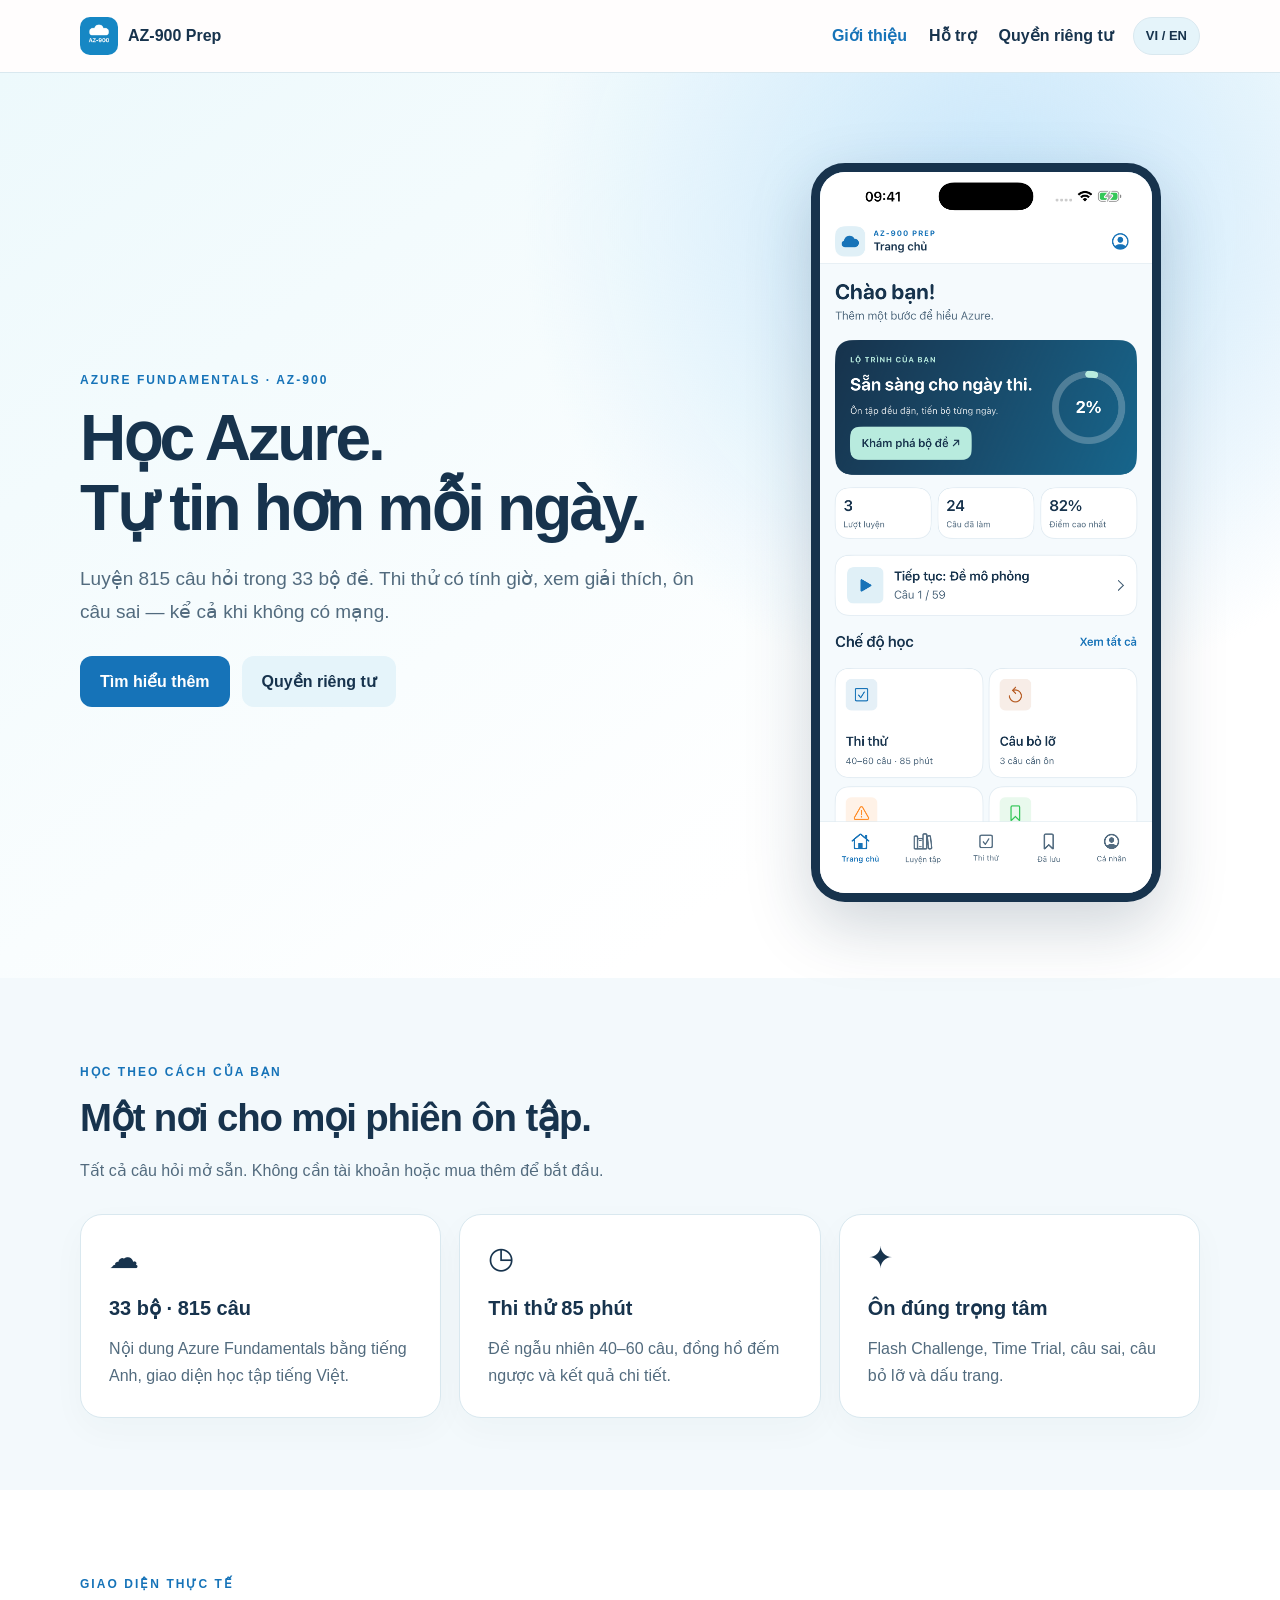
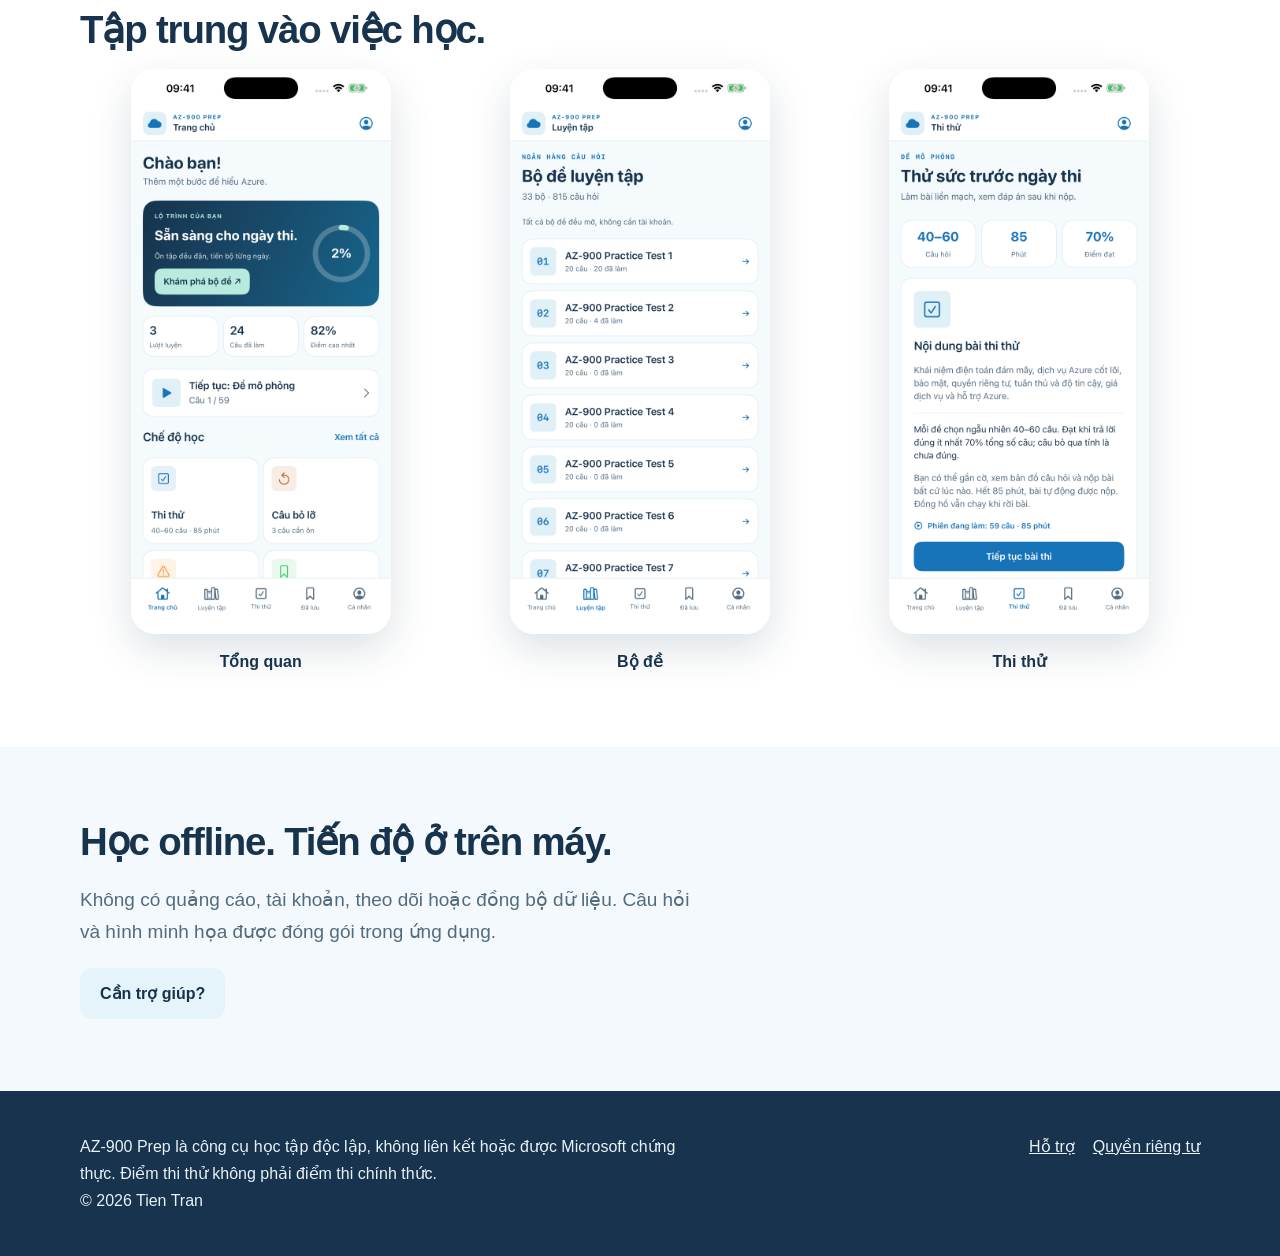
<file: index.html>
<!doctype html>
<html lang="vi"><head><meta charset="utf-8"><meta name="viewport" content="width=device-width,initial-scale=1"><title>AZ-900 Prep — Luyện Azure Fundamentals offline</title><meta name="description" content="Luyện AZ-900 với 815 câu hỏi, 33 bộ đề, thi thử 85 phút, giải thích và tiến độ offline. Không tài khoản, không quảng cáo."><meta property="og:title" content="AZ-900 Prep — Tự tin học Azure Fundamentals"><meta property="og:description" content="815 câu hỏi. Thi thử có tính giờ. Ôn tập offline."><meta property="og:type" content="website"><meta property="og:image" content="https://tienlab19.github.io/az900-prep/assets/app-icon.png"><link rel="canonical" href="https://tienlab19.github.io/az900-prep/"><link rel="icon" href="assets/app-icon.png"><link rel="stylesheet" href="assets/style.css"><script src="assets/site.js" defer></script></head>
<body><header class="top"><nav class="wrap" aria-label="Main navigation"><a class="brand" href="./"><img src="assets/app-icon.png" alt="AZ-900 Prep">AZ-900 Prep</a><div class="links"><a href="./" aria-current="page"><span lang="vi">Giới thiệu</span><span lang="en">Overview</span></a><a href="support.html"><span lang="vi">Hỗ trợ</span><span lang="en">Support</span></a><a href="privacy.html"><span lang="vi">Quyền riêng tư</span><span lang="en">Privacy</span></a></div><button class="lang" type="button" aria-label="Switch language">VI / EN</button></nav></header>
<main><section class="hero"><div class="wrap"><div><p class="eyebrow">Azure Fundamentals · AZ-900</p><h1><span lang="vi">Học Azure.<br>Tự tin hơn mỗi ngày.</span><span lang="en">Learn Azure.<br>Build confidence daily.</span></h1><p class="lead"><span lang="vi">Luyện 815 câu hỏi trong 33 bộ đề. Thi thử có tính giờ, xem giải thích, ôn câu sai — kể cả khi không có mạng.</span><span lang="en">Practice 815 questions across 33 sets. Take timed mocks, study explanations, review mistakes — even offline.</span></p><div class="actions"><a class="button" href="support.html"><span lang="vi">Tìm hiểu thêm</span><span lang="en">Learn more</span></a><a class="button alt" href="privacy.html"><span lang="vi">Quyền riêng tư</span><span lang="en">Privacy first</span></a></div></div><img class="hero-image" src="assets/home.png" alt="Màn hình chính ứng dụng AZ-900 Prep" width="1320" height="2868"></div></section>
<section class="section"><div class="wrap"><p class="eyebrow"><span lang="vi">Học theo cách của bạn</span><span lang="en">Study your way</span></p><h2><span lang="vi">Một nơi cho mọi phiên ôn tập.</span><span lang="en">One place for every study session.</span></h2><p class="section-intro"><span lang="vi">Tất cả câu hỏi mở sẵn. Không cần tài khoản hoặc mua thêm để bắt đầu.</span><span lang="en">Every question is unlocked. No account or extra purchase needed.</span></p><div class="grid"><article class="card"><div class="icon" aria-hidden="true">☁</div><h3><span lang="vi">33 bộ · 815 câu</span><span lang="en">33 sets · 815 questions</span></h3><p><span lang="vi">Nội dung Azure Fundamentals bằng tiếng Anh, giao diện học tập tiếng Việt.</span><span lang="en">English-language Azure Fundamentals questions, Vietnamese study interface.</span></p></article><article class="card"><div class="icon" aria-hidden="true">◷</div><h3><span lang="vi">Thi thử 85 phút</span><span lang="en">85-minute mock exams</span></h3><p><span lang="vi">Đề ngẫu nhiên 40–60 câu, đồng hồ đếm ngược và kết quả chi tiết.</span><span lang="en">Randomized 40–60 question practice exams, countdown, detailed results.</span></p></article><article class="card"><div class="icon" aria-hidden="true">✦</div><h3><span lang="vi">Ôn đúng trọng tâm</span><span lang="en">Focused review</span></h3><p><span lang="vi">Flash Challenge, Time Trial, câu sai, câu bỏ lỡ và dấu trang.</span><span lang="en">Flash Challenge, Time Trial, wrong answers, missed items and bookmarks.</span></p></article></div></div></section>
<section class="section alt"><div class="wrap"><p class="eyebrow"><span lang="vi">Giao diện thực tế</span><span lang="en">Inside the app</span></p><h2><span lang="vi">Tập trung vào việc học.</span><span lang="en">Built for focused practice.</span></h2><div class="shots"><figure><img loading="lazy" src="assets/home.png" alt="Trang chủ AZ-900 Prep"><figcaption><span lang="vi">Tổng quan</span><span lang="en">Overview</span></figcaption></figure><figure><img loading="lazy" src="assets/library.png" alt="Danh sách bộ đề"><figcaption><span lang="vi">Bộ đề</span><span lang="en">Question sets</span></figcaption></figure><figure><img loading="lazy" src="assets/exam.png" alt="Chế độ thi thử"><figcaption><span lang="vi">Thi thử</span><span lang="en">Mock exam</span></figcaption></figure></div></div></section>
<section class="section"><div class="wrap"><h2><span lang="vi">Học offline. Tiến độ ở trên máy.</span><span lang="en">Offline study. On-device progress.</span></h2><p class="lead"><span lang="vi">Không có quảng cáo, tài khoản, theo dõi hoặc đồng bộ dữ liệu. Câu hỏi và hình minh họa được đóng gói trong ứng dụng.</span><span lang="en">No ads, accounts, tracking or sync. Questions and illustrations ship inside the app.</span></p><a class="button alt" href="support.html"><span lang="vi">Cần trợ giúp?</span><span lang="en">Need help?</span></a></div></section></main>
<footer><div class="wrap"><p><span lang="vi">AZ-900 Prep là công cụ học tập độc lập, không liên kết hoặc được Microsoft chứng thực. Điểm thi thử không phải điểm thi chính thức.</span><span lang="en">AZ-900 Prep is an independent study aid, not affiliated with or endorsed by Microsoft. Practice scores are not official exam scores.</span><br>© 2026 Tien Tran</p><div><a href="support.html"><span lang="vi">Hỗ trợ</span><span lang="en">Support</span></a><a href="privacy.html"><span lang="vi">Quyền riêng tư</span><span lang="en">Privacy</span></a></div></div></footer></body></html>
</file>
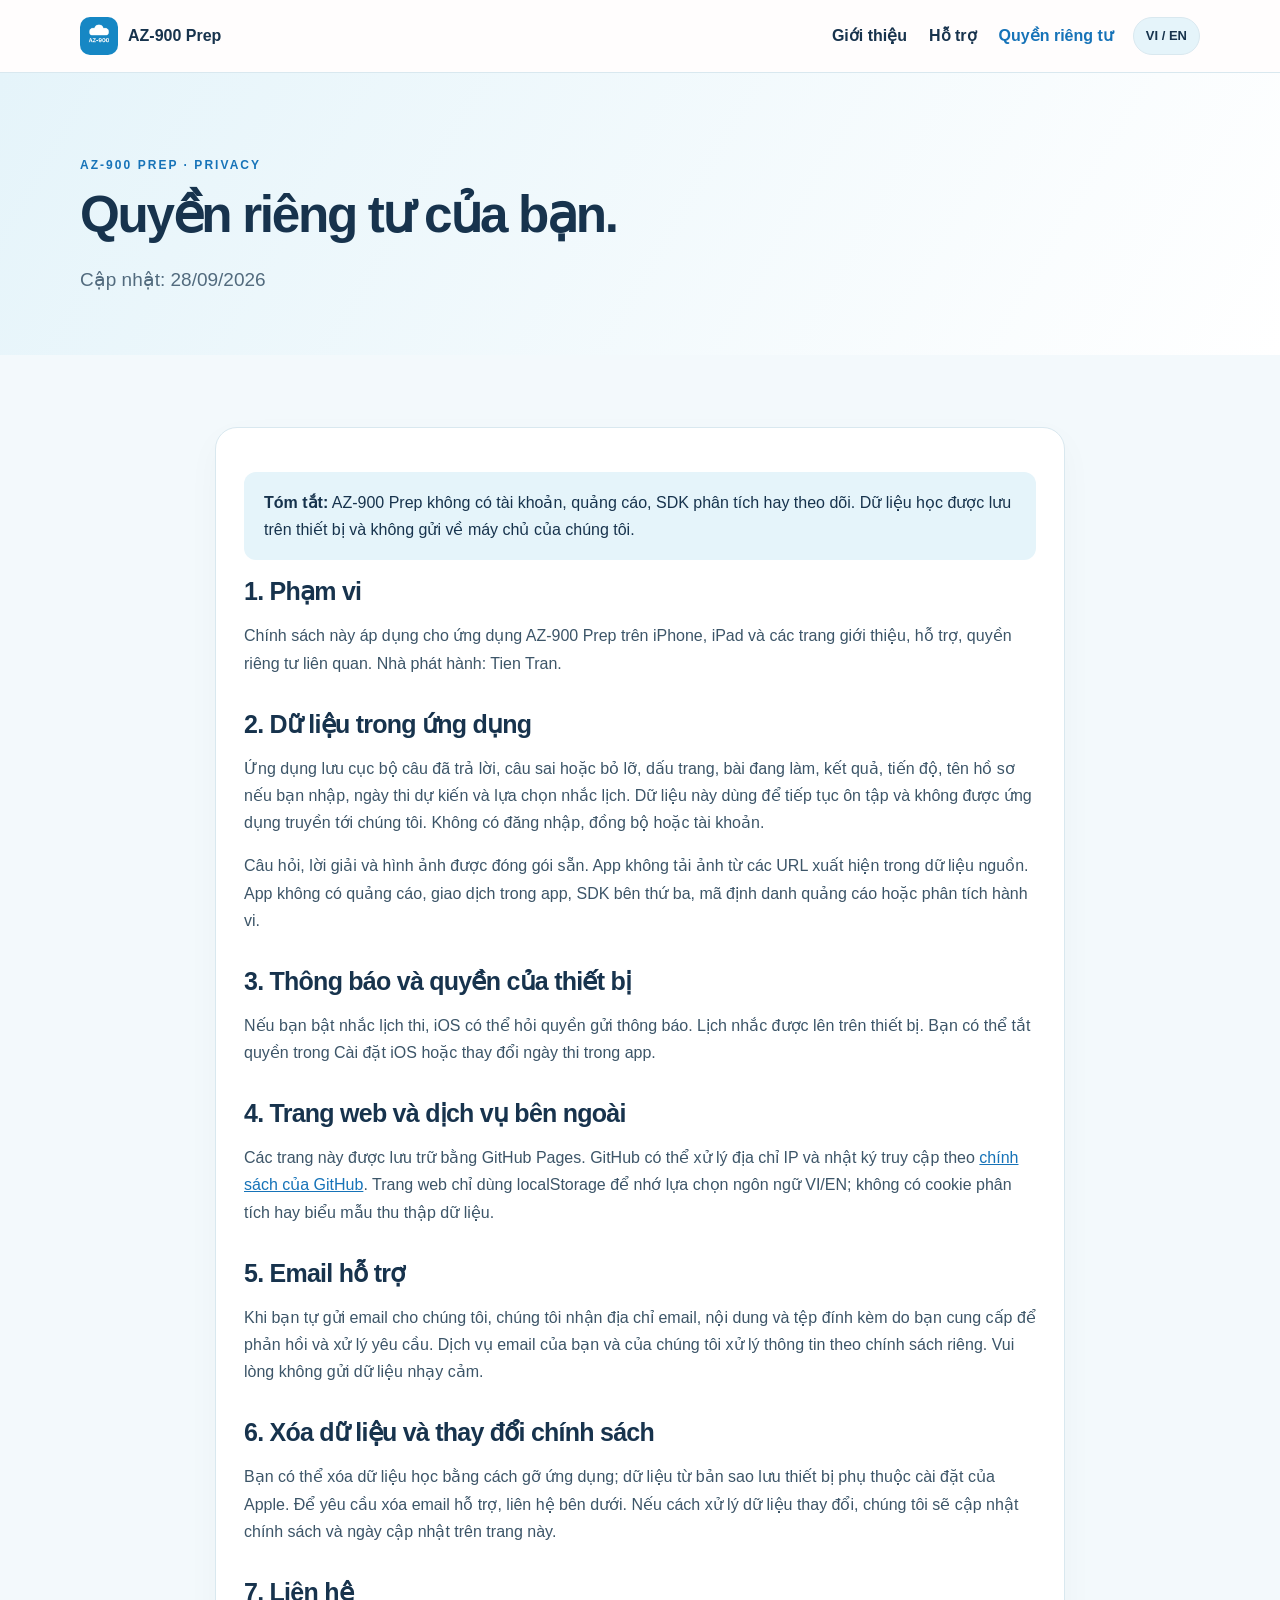
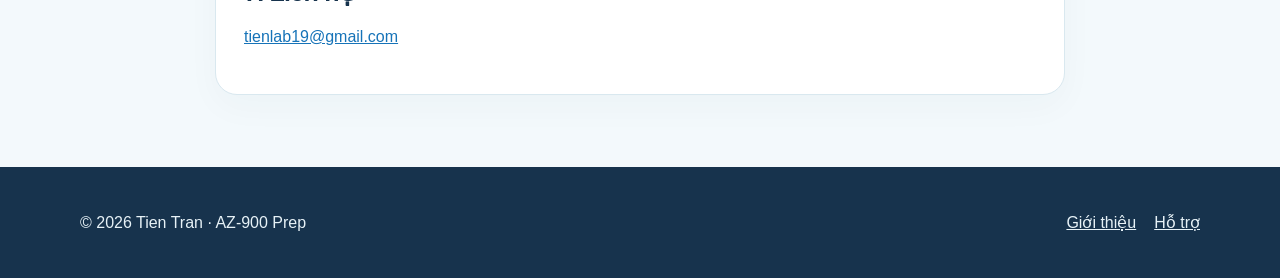
<file: privacy.html>
<!doctype html>
<html lang="vi"><head><meta charset="utf-8"><meta name="viewport" content="width=device-width,initial-scale=1"><title>Chính sách quyền riêng tư — AZ-900 Prep</title><meta name="description" content="Chính sách quyền riêng tư AZ-900 Prep: dữ liệu học lưu cục bộ, không tài khoản, quảng cáo hay theo dõi."><link rel="canonical" href="https://tienlab19.github.io/az900-prep/privacy.html"><link rel="icon" href="assets/app-icon.png"><link rel="stylesheet" href="assets/style.css"><script src="assets/site.js" defer></script></head>
<body><header class="top"><nav class="wrap" aria-label="Main navigation"><a class="brand" href="./"><img src="assets/app-icon.png" alt="AZ-900 Prep">AZ-900 Prep</a><div class="links"><a href="./"><span lang="vi">Giới thiệu</span><span lang="en">Overview</span></a><a href="support.html"><span lang="vi">Hỗ trợ</span><span lang="en">Support</span></a><a href="privacy.html" aria-current="page"><span lang="vi">Quyền riêng tư</span><span lang="en">Privacy</span></a></div><button class="lang" type="button" aria-label="Switch language">VI / EN</button></nav></header>
<main><section class="page-head"><div class="wrap"><p class="eyebrow">AZ-900 Prep · Privacy</p><h1><span lang="vi">Quyền riêng tư của bạn.</span><span lang="en">Your privacy matters.</span></h1><p class="lead"><span lang="vi">Cập nhật: 28/09/2026</span><span lang="en">Updated: September 28, 2026</span></p></div></section><section class="section"><div class="wrap content"><article class="document"><p class="notice"><strong><span lang="vi">Tóm tắt:</span><span lang="en">In short:</span></strong> <span lang="vi">AZ-900 Prep không có tài khoản, quảng cáo, SDK phân tích hay theo dõi. Dữ liệu học được lưu trên thiết bị và không gửi về máy chủ của chúng tôi.</span><span lang="en">AZ-900 Prep has no account, ads, analytics SDK or tracking. Study data stays on your device and is not sent to our servers.</span></p>
<h2><span lang="vi">1. Phạm vi</span><span lang="en">1. Scope</span></h2><p><span lang="vi">Chính sách này áp dụng cho ứng dụng AZ-900 Prep trên iPhone, iPad và các trang giới thiệu, hỗ trợ, quyền riêng tư liên quan. Nhà phát hành: Tien Tran.</span><span lang="en">This policy covers the AZ-900 Prep iPhone and iPad app and its related marketing, support and privacy pages. Publisher: Tien Tran.</span></p>
<h2><span lang="vi">2. Dữ liệu trong ứng dụng</span><span lang="en">2. Data in the app</span></h2><p><span lang="vi">Ứng dụng lưu cục bộ câu đã trả lời, câu sai hoặc bỏ lỡ, dấu trang, bài đang làm, kết quả, tiến độ, tên hồ sơ nếu bạn nhập, ngày thi dự kiến và lựa chọn nhắc lịch. Dữ liệu này dùng để tiếp tục ôn tập và không được ứng dụng truyền tới chúng tôi. Không có đăng nhập, đồng bộ hoặc tài khoản.</span><span lang="en">The app stores your answers, wrong or skipped questions, bookmarks, active sessions, results, progress, optional profile name, planned exam date and reminder choices locally. These support study and are not transmitted to us by the app. There is no login, sync or account.</span></p><p><span lang="vi">Câu hỏi, lời giải và hình ảnh được đóng gói sẵn. App không tải ảnh từ các URL xuất hiện trong dữ liệu nguồn. App không có quảng cáo, giao dịch trong app, SDK bên thứ ba, mã định danh quảng cáo hoặc phân tích hành vi.</span><span lang="en">Questions, explanations and images are bundled. The app does not fetch images from URLs in the source data. It has no ads, in-app purchases, third-party SDKs, advertising identifier or behavioral analytics.</span></p>
<h2><span lang="vi">3. Thông báo và quyền của thiết bị</span><span lang="en">3. Notifications and device permissions</span></h2><p><span lang="vi">Nếu bạn bật nhắc lịch thi, iOS có thể hỏi quyền gửi thông báo. Lịch nhắc được lên trên thiết bị. Bạn có thể tắt quyền trong Cài đặt iOS hoặc thay đổi ngày thi trong app.</span><span lang="en">If you enable exam reminders, iOS may ask for notification permission. Reminders are scheduled on your device. You can disable permission in iOS Settings or change your exam date in the app.</span></p>
<h2><span lang="vi">4. Trang web và dịch vụ bên ngoài</span><span lang="en">4. Website and external services</span></h2><p><span lang="vi">Các trang này được lưu trữ bằng GitHub Pages. GitHub có thể xử lý địa chỉ IP và nhật ký truy cập theo <a href="https://docs.github.com/en/site-policy/privacy-policies/github-general-privacy-statement">chính sách của GitHub</a>. Trang web chỉ dùng localStorage để nhớ lựa chọn ngôn ngữ VI/EN; không có cookie phân tích hay biểu mẫu thu thập dữ liệu.</span><span lang="en">These pages are hosted on GitHub Pages. GitHub may process IP addresses and access logs under <a href="https://docs.github.com/en/site-policy/privacy-policies/github-general-privacy-statement">its privacy statement</a>. The site uses localStorage only to remember your VI/EN language choice; it has no analytics cookies or data collection forms.</span></p>
<h2><span lang="vi">5. Email hỗ trợ</span><span lang="en">5. Support email</span></h2><p><span lang="vi">Khi bạn tự gửi email cho chúng tôi, chúng tôi nhận địa chỉ email, nội dung và tệp đính kèm do bạn cung cấp để phản hồi và xử lý yêu cầu. Dịch vụ email của bạn và của chúng tôi xử lý thông tin theo chính sách riêng. Vui lòng không gửi dữ liệu nhạy cảm.</span><span lang="en">When you email us, we receive the address, message and attachments you choose to provide to respond and resolve your request. Your and our email providers process those details under their own policies. Please avoid sending sensitive data.</span></p>
<h2><span lang="vi">6. Xóa dữ liệu và thay đổi chính sách</span><span lang="en">6. Deletion and policy updates</span></h2><p><span lang="vi">Bạn có thể xóa dữ liệu học bằng cách gỡ ứng dụng; dữ liệu từ bản sao lưu thiết bị phụ thuộc cài đặt của Apple. Để yêu cầu xóa email hỗ trợ, liên hệ bên dưới. Nếu cách xử lý dữ liệu thay đổi, chúng tôi sẽ cập nhật chính sách và ngày cập nhật trên trang này.</span><span lang="en">You can delete study data by removing the app; copies in device backups depend on Apple's settings. To request deletion of support emails, contact us below. If data practices change, we will update this policy and its date.</span></p>
<h2><span lang="vi">7. Liên hệ</span><span lang="en">7. Contact</span></h2><p><a href="mailto:tienlab19@gmail.com?subject=AZ-900%20Prep%20Privacy">tienlab19@gmail.com</a></p></article></div></section></main><footer><div class="wrap"><p>© 2026 Tien Tran · AZ-900 Prep</p><div><a href="./"><span lang="vi">Giới thiệu</span><span lang="en">Overview</span></a><a href="support.html"><span lang="vi">Hỗ trợ</span><span lang="en">Support</span></a></div></div></footer></body></html>
</file>
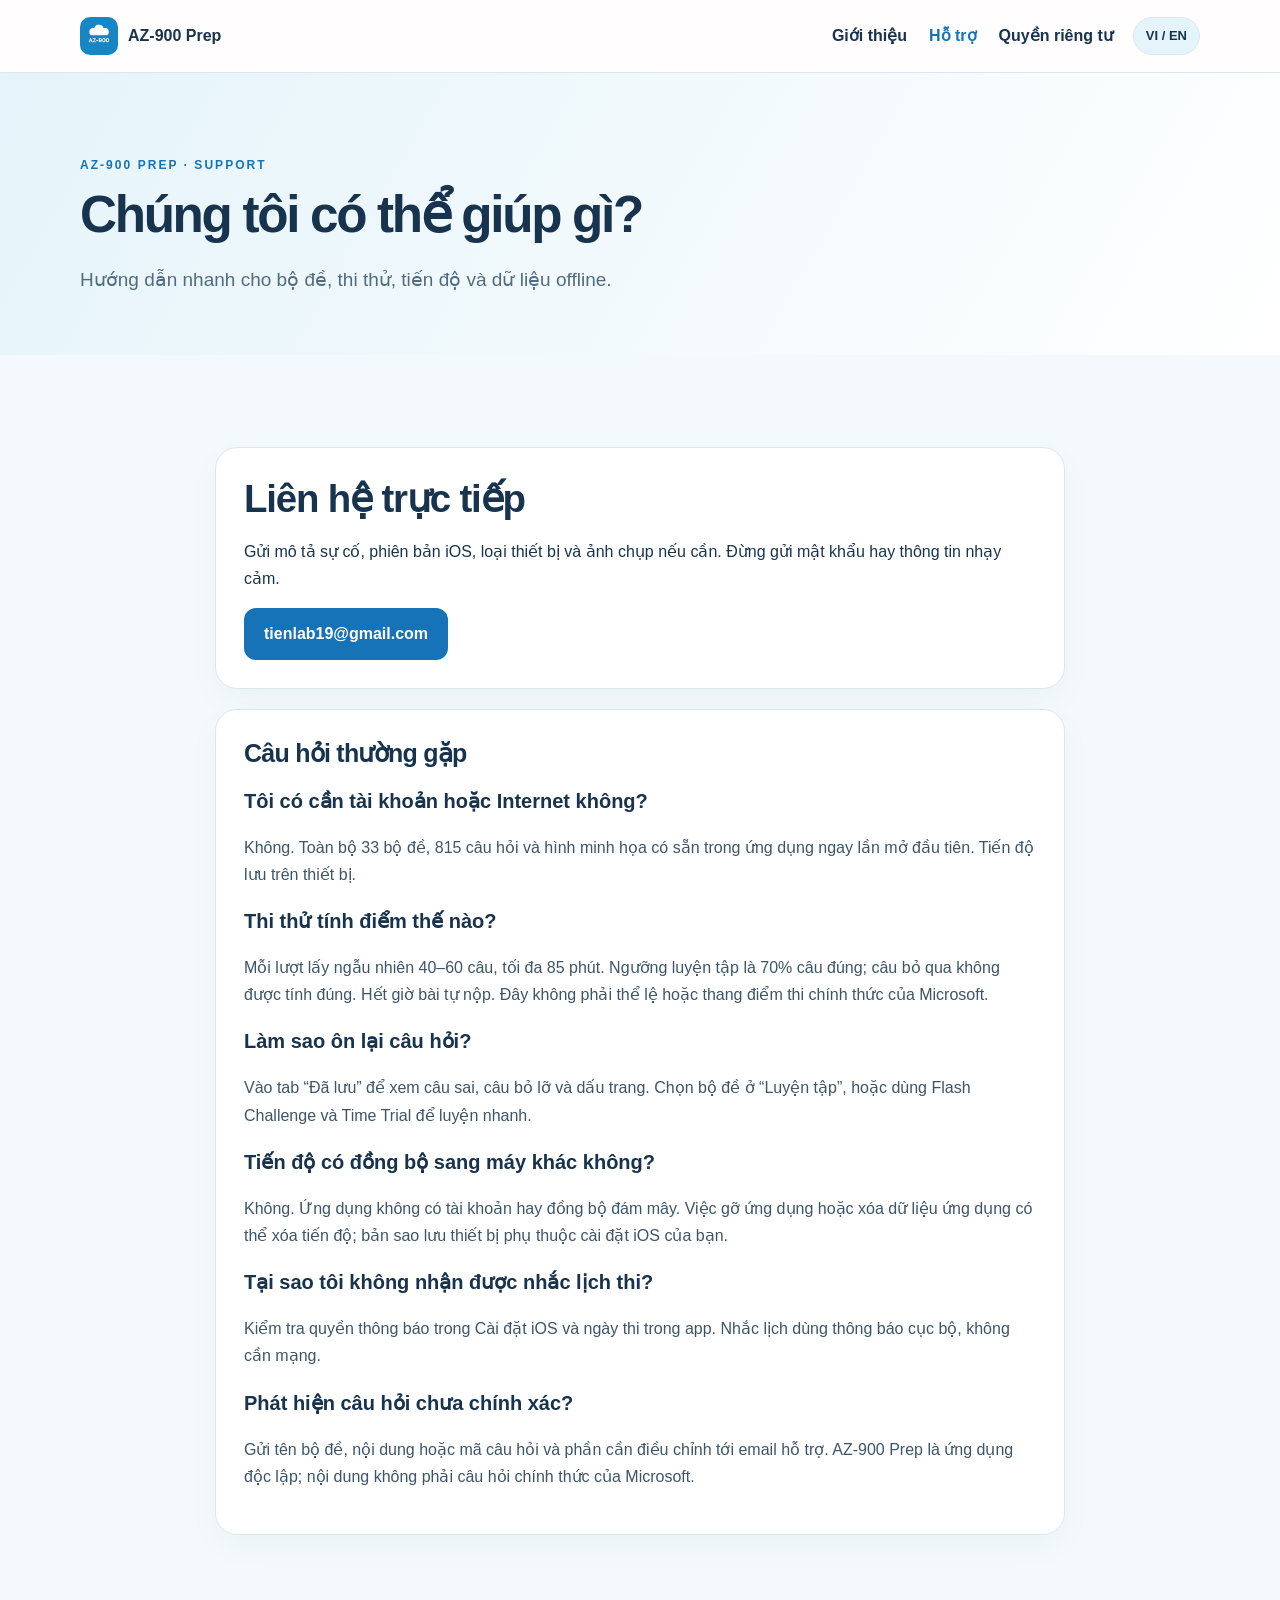
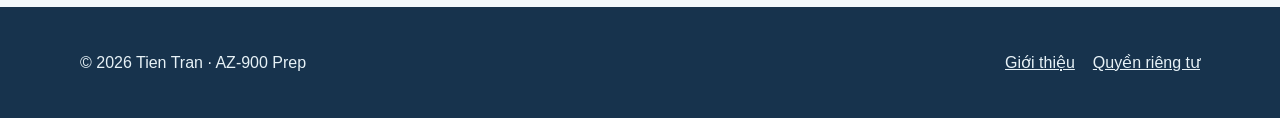
<file: support.html>
<!doctype html>
<html lang="vi"><head><meta charset="utf-8"><meta name="viewport" content="width=device-width,initial-scale=1"><title>Hỗ trợ — AZ-900 Prep</title><meta name="description" content="Trợ giúp sử dụng AZ-900 Prep: bộ đề, thi thử, ôn tập, tiến độ offline và liên hệ hỗ trợ."><link rel="canonical" href="https://tienlab19.github.io/az900-prep/support.html"><link rel="icon" href="assets/app-icon.png"><link rel="stylesheet" href="assets/style.css"><script src="assets/site.js" defer></script></head>
<body><header class="top"><nav class="wrap" aria-label="Main navigation"><a class="brand" href="./"><img src="assets/app-icon.png" alt="AZ-900 Prep">AZ-900 Prep</a><div class="links"><a href="./"><span lang="vi">Giới thiệu</span><span lang="en">Overview</span></a><a href="support.html" aria-current="page"><span lang="vi">Hỗ trợ</span><span lang="en">Support</span></a><a href="privacy.html"><span lang="vi">Quyền riêng tư</span><span lang="en">Privacy</span></a></div><button class="lang" type="button" aria-label="Switch language">VI / EN</button></nav></header>
<main><section class="page-head"><div class="wrap"><p class="eyebrow">AZ-900 Prep · Support</p><h1><span lang="vi">Chúng tôi có thể giúp gì?</span><span lang="en">How can we help?</span></h1><p class="lead"><span lang="vi">Hướng dẫn nhanh cho bộ đề, thi thử, tiến độ và dữ liệu offline.</span><span lang="en">Quick answers about question sets, mocks, progress and offline data.</span></p></div></section><section class="section"><div class="wrap content"><div class="contact"><h2><span lang="vi">Liên hệ trực tiếp</span><span lang="en">Contact us</span></h2><p><span lang="vi">Gửi mô tả sự cố, phiên bản iOS, loại thiết bị và ảnh chụp nếu cần. Đừng gửi mật khẩu hay thông tin nhạy cảm.</span><span lang="en">Describe the issue, iOS version, device, and attach a screenshot if helpful. Do not send passwords or sensitive data.</span></p><a class="button" href="mailto:tienlab19@gmail.com?subject=AZ-900%20Prep%20Support">tienlab19@gmail.com</a></div>
<div class="document"><h2><span lang="vi">Câu hỏi thường gặp</span><span lang="en">Frequently asked questions</span></h2><h3><span lang="vi">Tôi có cần tài khoản hoặc Internet không?</span><span lang="en">Do I need an account or Internet?</span></h3><p><span lang="vi">Không. Toàn bộ 33 bộ đề, 815 câu hỏi và hình minh họa có sẵn trong ứng dụng ngay lần mở đầu tiên. Tiến độ lưu trên thiết bị.</span><span lang="en">No. All 33 sets, 815 questions, and illustrations are included from first launch. Progress stays on your device.</span></p><h3><span lang="vi">Thi thử tính điểm thế nào?</span><span lang="en">How do mock exams work?</span></h3><p><span lang="vi">Mỗi lượt lấy ngẫu nhiên 40–60 câu, tối đa 85 phút. Ngưỡng luyện tập là 70% câu đúng; câu bỏ qua không được tính đúng. Hết giờ bài tự nộp. Đây không phải thể lệ hoặc thang điểm thi chính thức của Microsoft.</span><span lang="en">Each mock selects 40–60 random questions with an 85-minute limit. The in-app practice threshold is 70% correct; skipped questions count as incorrect. The exam submits when time runs out. These are not Microsoft's official exam rules or scoring scale.</span></p><h3><span lang="vi">Làm sao ôn lại câu hỏi?</span><span lang="en">How can I review questions?</span></h3><p><span lang="vi">Vào tab “Đã lưu” để xem câu sai, câu bỏ lỡ và dấu trang. Chọn bộ đề ở “Luyện tập”, hoặc dùng Flash Challenge và Time Trial để luyện nhanh.</span><span lang="en">Open the “Đã lưu” tab for wrong, missed and bookmarked questions. Choose a set in “Luyện tập”, or use Flash Challenge and Time Trial for quick sessions.</span></p><h3><span lang="vi">Tiến độ có đồng bộ sang máy khác không?</span><span lang="en">Does progress sync between devices?</span></h3><p><span lang="vi">Không. Ứng dụng không có tài khoản hay đồng bộ đám mây. Việc gỡ ứng dụng hoặc xóa dữ liệu ứng dụng có thể xóa tiến độ; bản sao lưu thiết bị phụ thuộc cài đặt iOS của bạn.</span><span lang="en">No. There is no account or cloud sync. Removing the app or its data may erase progress; device backups depend on your iOS settings.</span></p><h3><span lang="vi">Tại sao tôi không nhận được nhắc lịch thi?</span><span lang="en">Why am I not receiving exam reminders?</span></h3><p><span lang="vi">Kiểm tra quyền thông báo trong Cài đặt iOS và ngày thi trong app. Nhắc lịch dùng thông báo cục bộ, không cần mạng.</span><span lang="en">Check notification permission in iOS Settings and the exam date in the app. Reminders use local notifications and do not need Internet.</span></p><h3><span lang="vi">Phát hiện câu hỏi chưa chính xác?</span><span lang="en">Found an inaccurate question?</span></h3><p><span lang="vi">Gửi tên bộ đề, nội dung hoặc mã câu hỏi và phần cần điều chỉnh tới email hỗ trợ. AZ-900 Prep là ứng dụng độc lập; nội dung không phải câu hỏi chính thức của Microsoft.</span><span lang="en">Email the set name, question text or ID, and suggested correction. AZ-900 Prep is independent; its content is not official Microsoft exam material.</span></p></div></div></section></main><footer><div class="wrap"><p>© 2026 Tien Tran · AZ-900 Prep</p><div><a href="./"><span lang="vi">Giới thiệu</span><span lang="en">Overview</span></a><a href="privacy.html"><span lang="vi">Quyền riêng tư</span><span lang="en">Privacy</span></a></div></div></footer></body></html>
</file>
<file: assets/style.css>
:root{color-scheme:light;--ink:#17334d;--muted:#526b7e;--blue:#1673b8;--pale:#e5f4fa;--line:#d9e8ef;--canvas:#f3f9fc;--white:#fff}
*{box-sizing:border-box}html{scroll-behavior:smooth}body{margin:0;background:var(--canvas);color:var(--ink);font:16px/1.7 -apple-system,BlinkMacSystemFont,"Segoe UI",sans-serif}a{color:var(--blue)}a:focus-visible,button:focus-visible{outline:3px solid #e59938;outline-offset:3px}img{max-width:100%}.wrap{width:min(1120px,calc(100% - 40px));margin:auto}.top{background:#fffdfdf0;border-bottom:1px solid var(--line);position:sticky;top:0;z-index:3;backdrop-filter:blur(12px)}.top .wrap{display:flex;align-items:center;gap:20px;min-height:72px}.brand{display:flex;align-items:center;gap:10px;text-decoration:none;color:var(--ink);font-weight:800;white-space:nowrap}.brand img{width:38px;height:38px;border-radius:10px}.links{margin-left:auto;display:flex;align-items:center;gap:22px}.links a{text-decoration:none;font-weight:650;color:var(--ink)}.links a[aria-current="page"]{color:var(--blue)}.lang{background:var(--pale);border:1px solid var(--line);border-radius:99px;padding:7px 12px;color:var(--ink);cursor:pointer;font:inherit;font-size:13px;font-weight:700;white-space:nowrap}
body[data-language=vi] [lang=en],body[data-language=en] [lang=vi]{display:none!important}.eyebrow{font-size:12px;letter-spacing:.17em;font-weight:800;color:var(--blue);text-transform:uppercase}.hero{padding:90px 0 76px;background:radial-gradient(circle at 78% 17%,#c5e5fa 0,transparent 38%),linear-gradient(145deg,#edf9fc,#fff 74%)}.hero .wrap{display:grid;grid-template-columns:1.2fr .8fr;gap:50px;align-items:center}h1{font-size:clamp(42px,5vw,72px);line-height:1.1;letter-spacing:-.045em;margin:12px 0 20px}h2{font-size:clamp(28px,3vw,40px);line-height:1.2;letter-spacing:-.03em;margin:0 0 16px}h3{font-size:20px;margin:0 0 10px}.lead{font-size:19px;color:var(--muted);max-width:630px}.actions{display:flex;gap:12px;flex-wrap:wrap;margin-top:28px}.button{display:inline-block;padding:12px 20px;border-radius:12px;background:var(--blue);color:#fff;text-decoration:none;font-weight:750}.button.alt{background:var(--pale);color:var(--ink)}.hero-image{width:100%;max-width:350px;justify-self:center;border:9px solid #17334d;border-radius:34px;box-shadow:0 24px 65px #17334d35}.section{padding:72px 0}.section.alt{background:#fff}.section-intro{max-width:670px;margin-bottom:30px;color:var(--muted)}.grid{display:grid;grid-template-columns:repeat(3,1fr);gap:18px}.card,.document,.contact{background:#fff;border:1px solid var(--line);border-radius:22px;padding:28px;box-shadow:0 12px 34px #17334d08}.card p{margin:0;color:var(--muted)}.icon{font-size:30px;line-height:1;margin-bottom:18px}.shots{display:grid;grid-template-columns:repeat(3,1fr);gap:18px;align-items:start}.shots figure{margin:0}.shots img{display:block;width:100%;max-width:260px;margin:auto;border-radius:24px;box-shadow:0 15px 40px #17334d26}.shots figcaption{text-align:center;font-weight:650;margin-top:14px}.page-head{padding:70px 0 40px;background:linear-gradient(120deg,#e5f4fa,#fff)}.page-head h1{font-size:clamp(36px,4vw,56px)}.content{max-width:850px;margin:0 auto}.document h2{font-size:25px;margin-top:32px}.document h2:first-of-type{margin-top:0}.document p,.document li{color:#3c5568}.document ul{padding-left:24px}.notice{padding:17px 20px;background:var(--pale);border-radius:12px;color:var(--ink)!important}.contact{margin:20px 0}.small{font-size:14px;color:var(--muted)}footer{background:#17334d;color:#e7f2f7;padding:42px 0}footer .wrap{display:flex;justify-content:space-between;gap:20px}footer a{color:#e7f2f7;margin-left:18px}footer p{margin:0;max-width:630px}
@media(max-width:760px){.top .wrap{flex-wrap:wrap;padding:12px 0}.links{order:3;width:100%;justify-content:space-between;gap:8px;font-size:14px}.lang{margin-left:auto}.hero{padding:55px 0}.hero .wrap{grid-template-columns:1fr}.hero-image{max-width:235px}.grid{grid-template-columns:1fr}.shots{grid-template-columns:repeat(3,1fr);gap:10px}.shots img{border-radius:12px}.shots figcaption{font-size:12px}.section{padding:50px 0}footer .wrap{display:block}footer a{display:inline-block;margin:15px 15px 0 0}}
.hero-image{height:auto}
</file>
